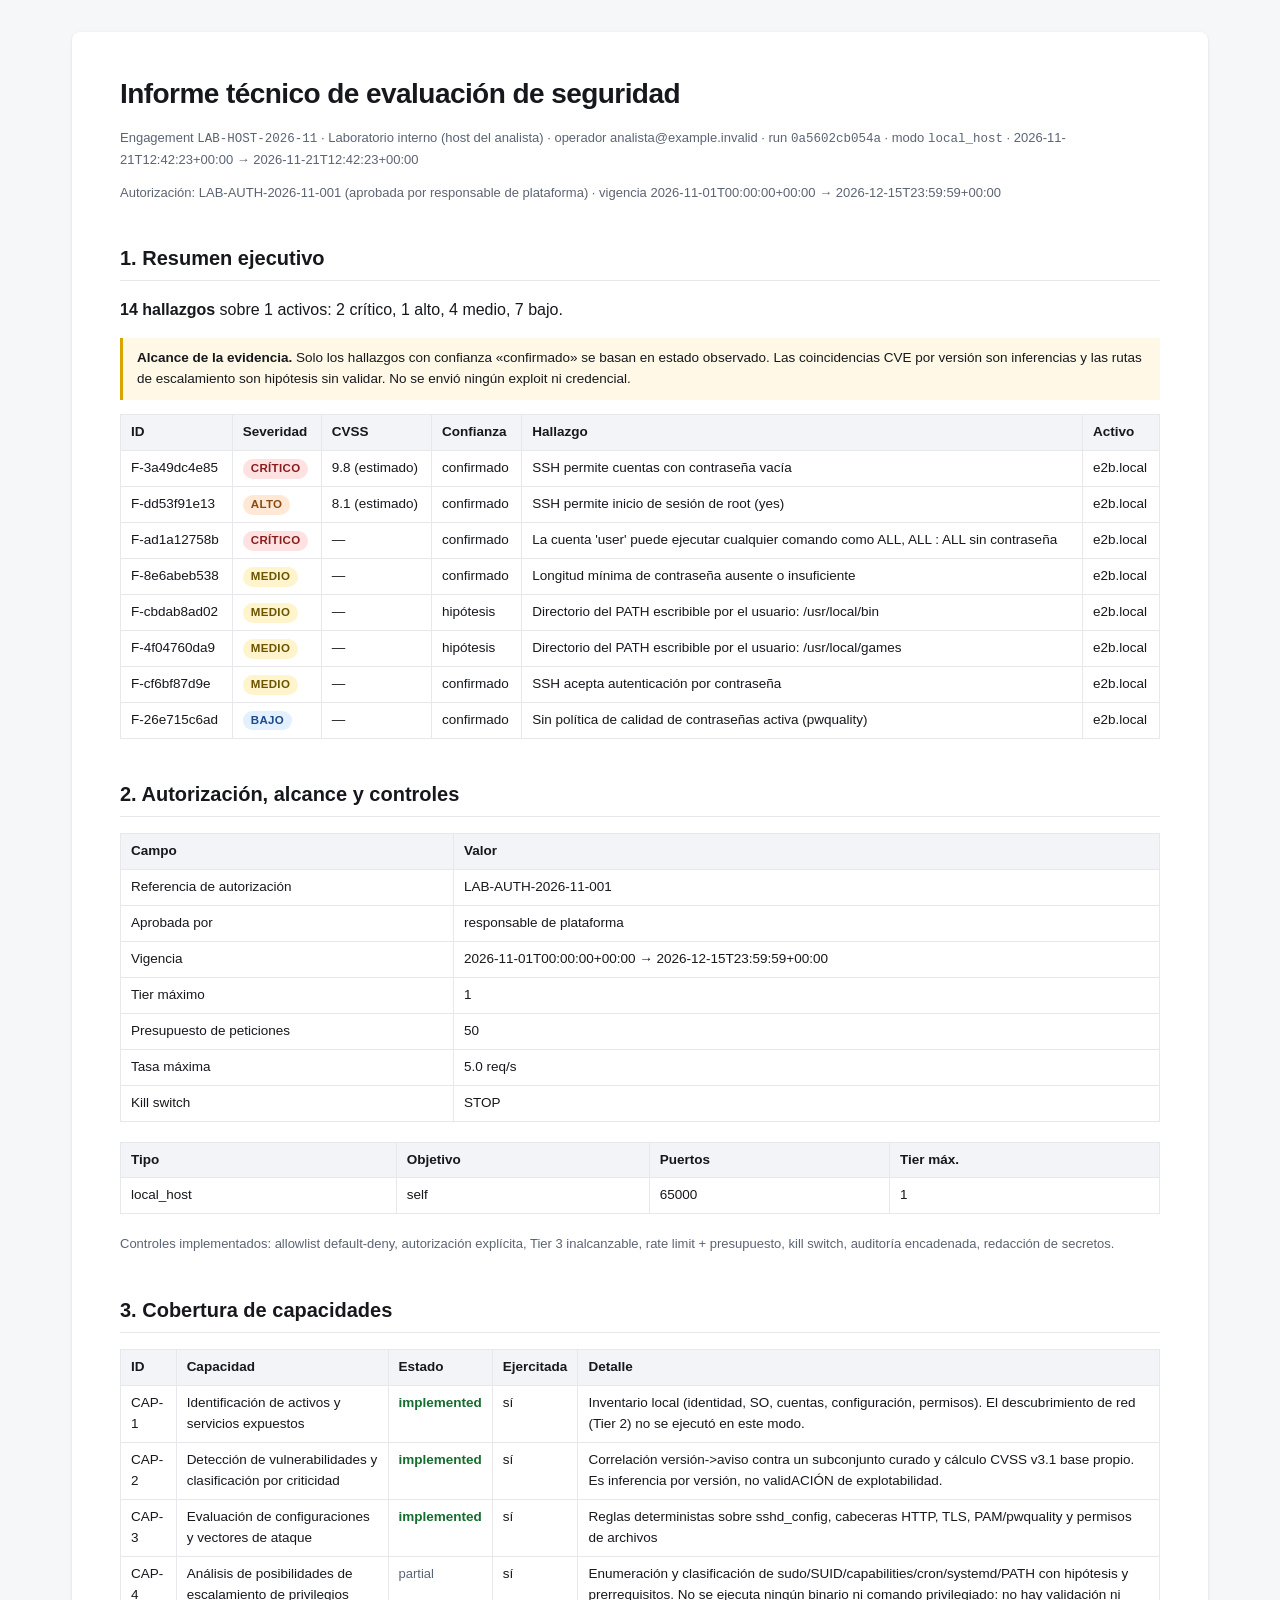
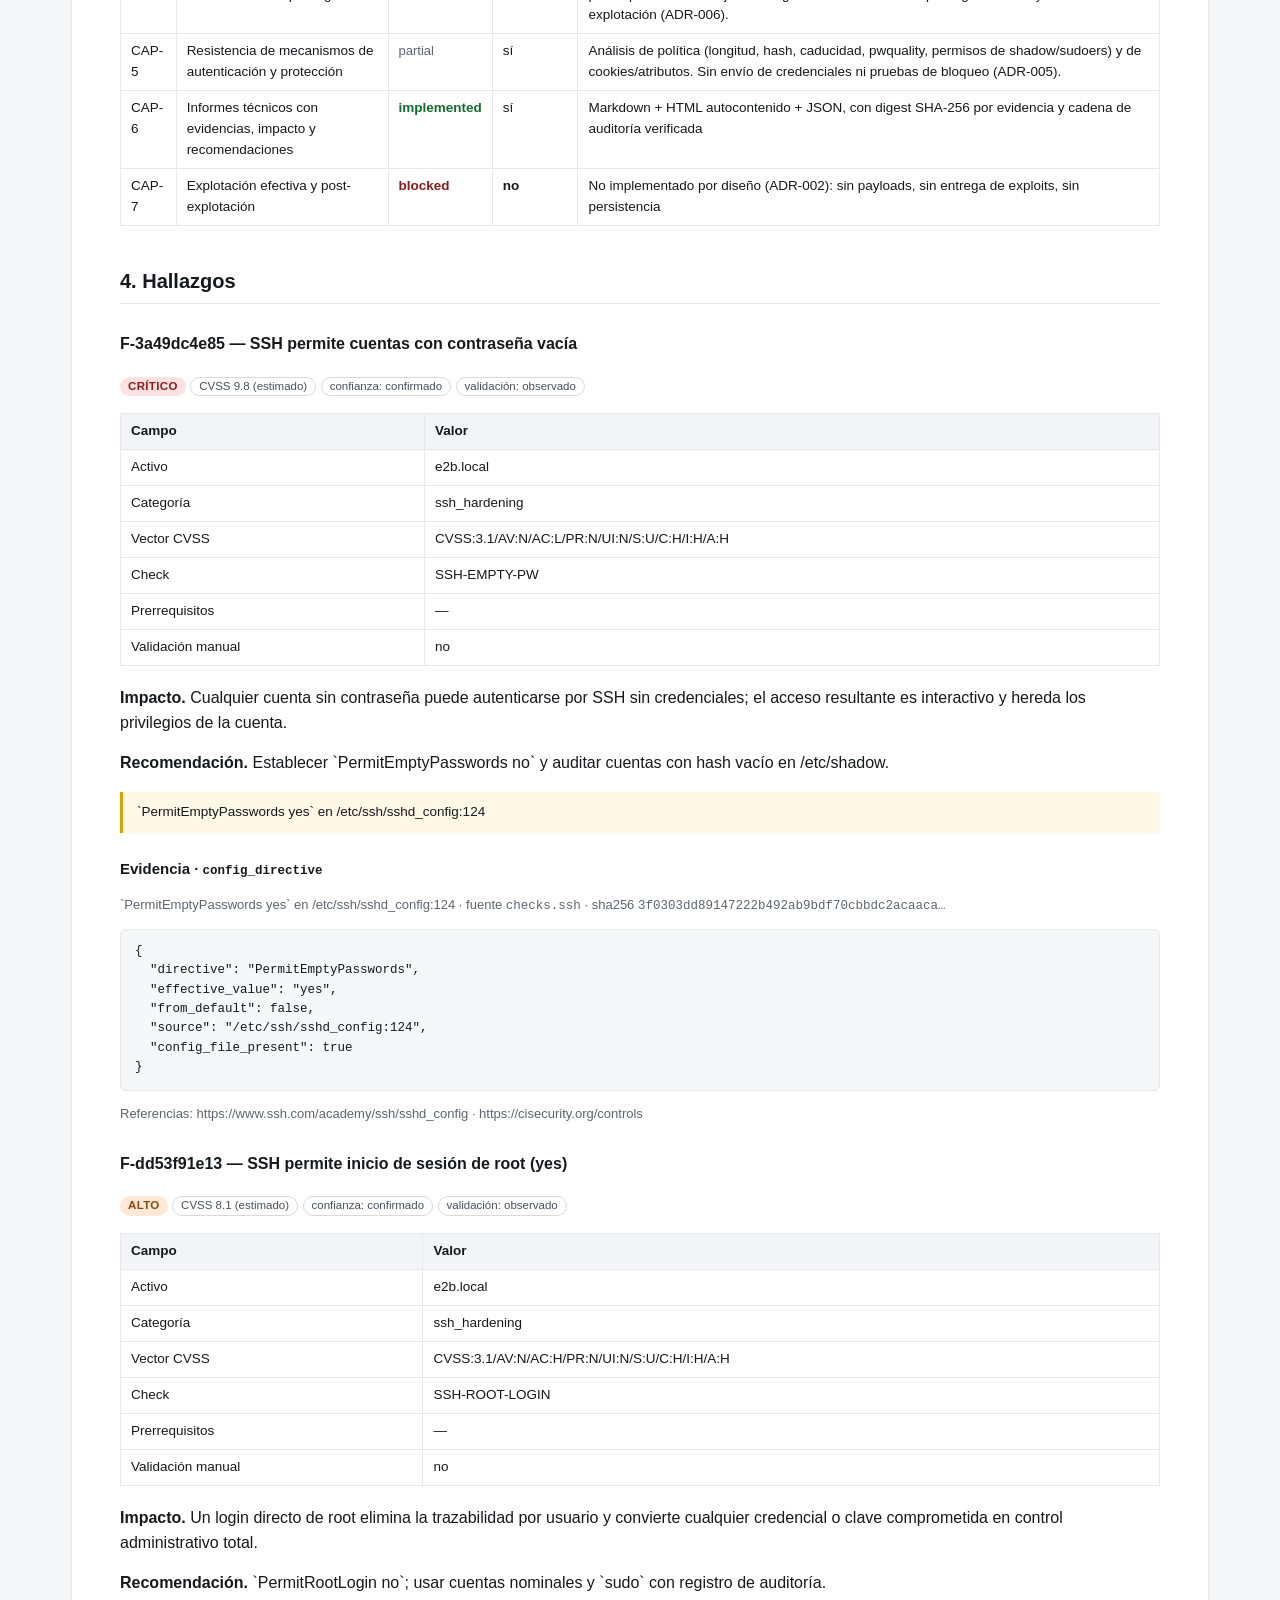
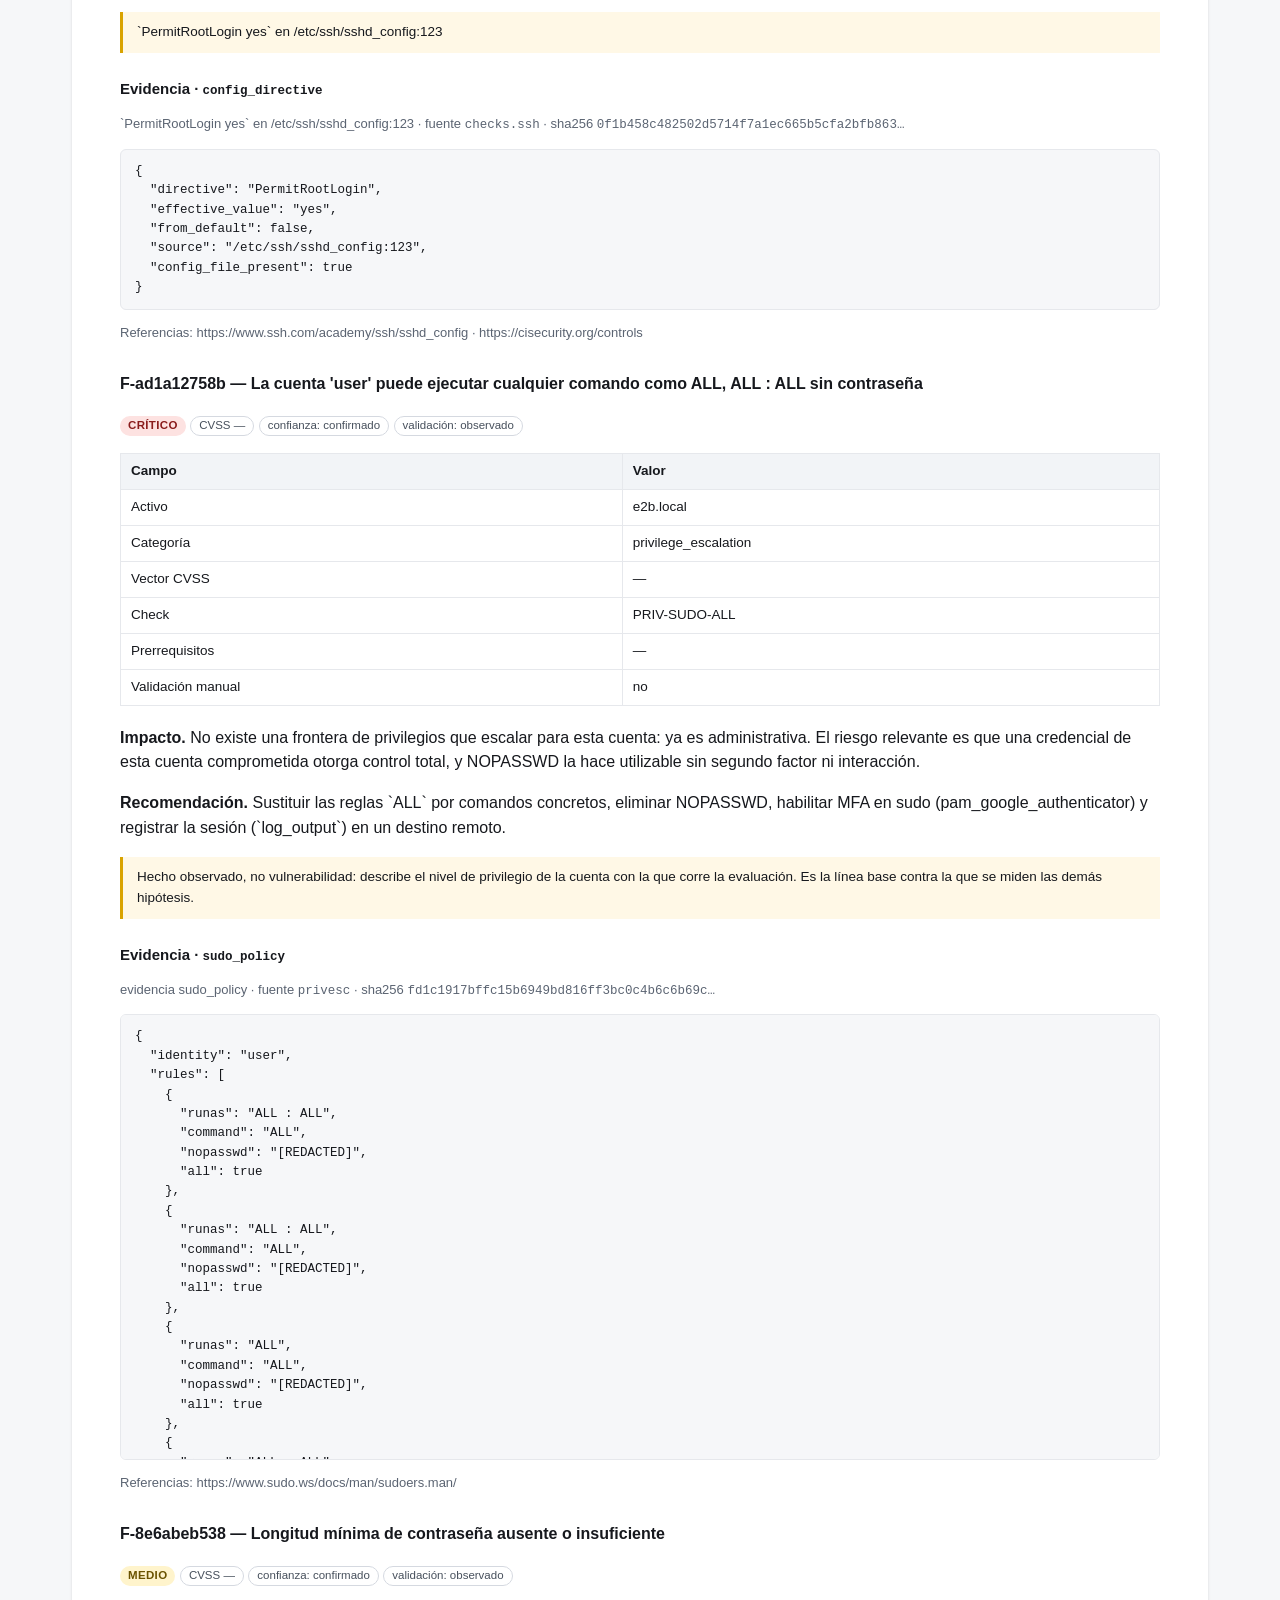
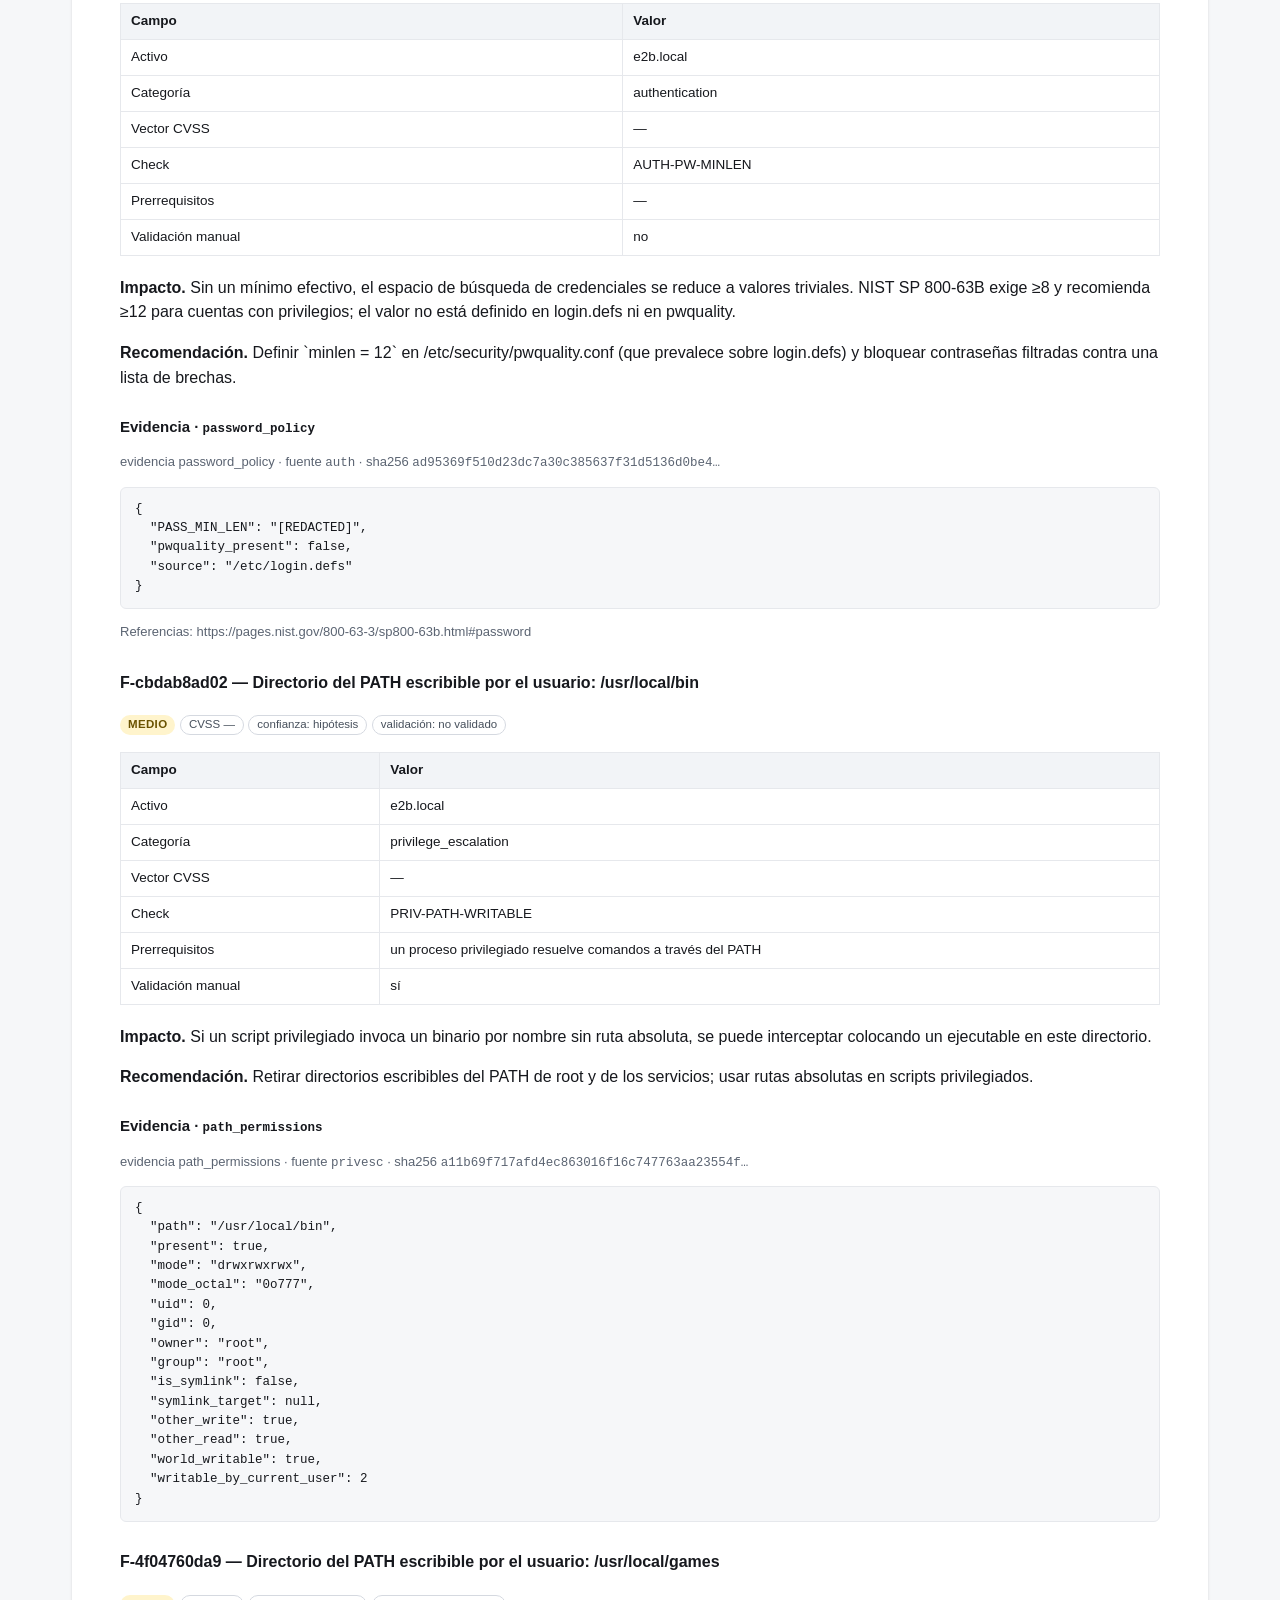
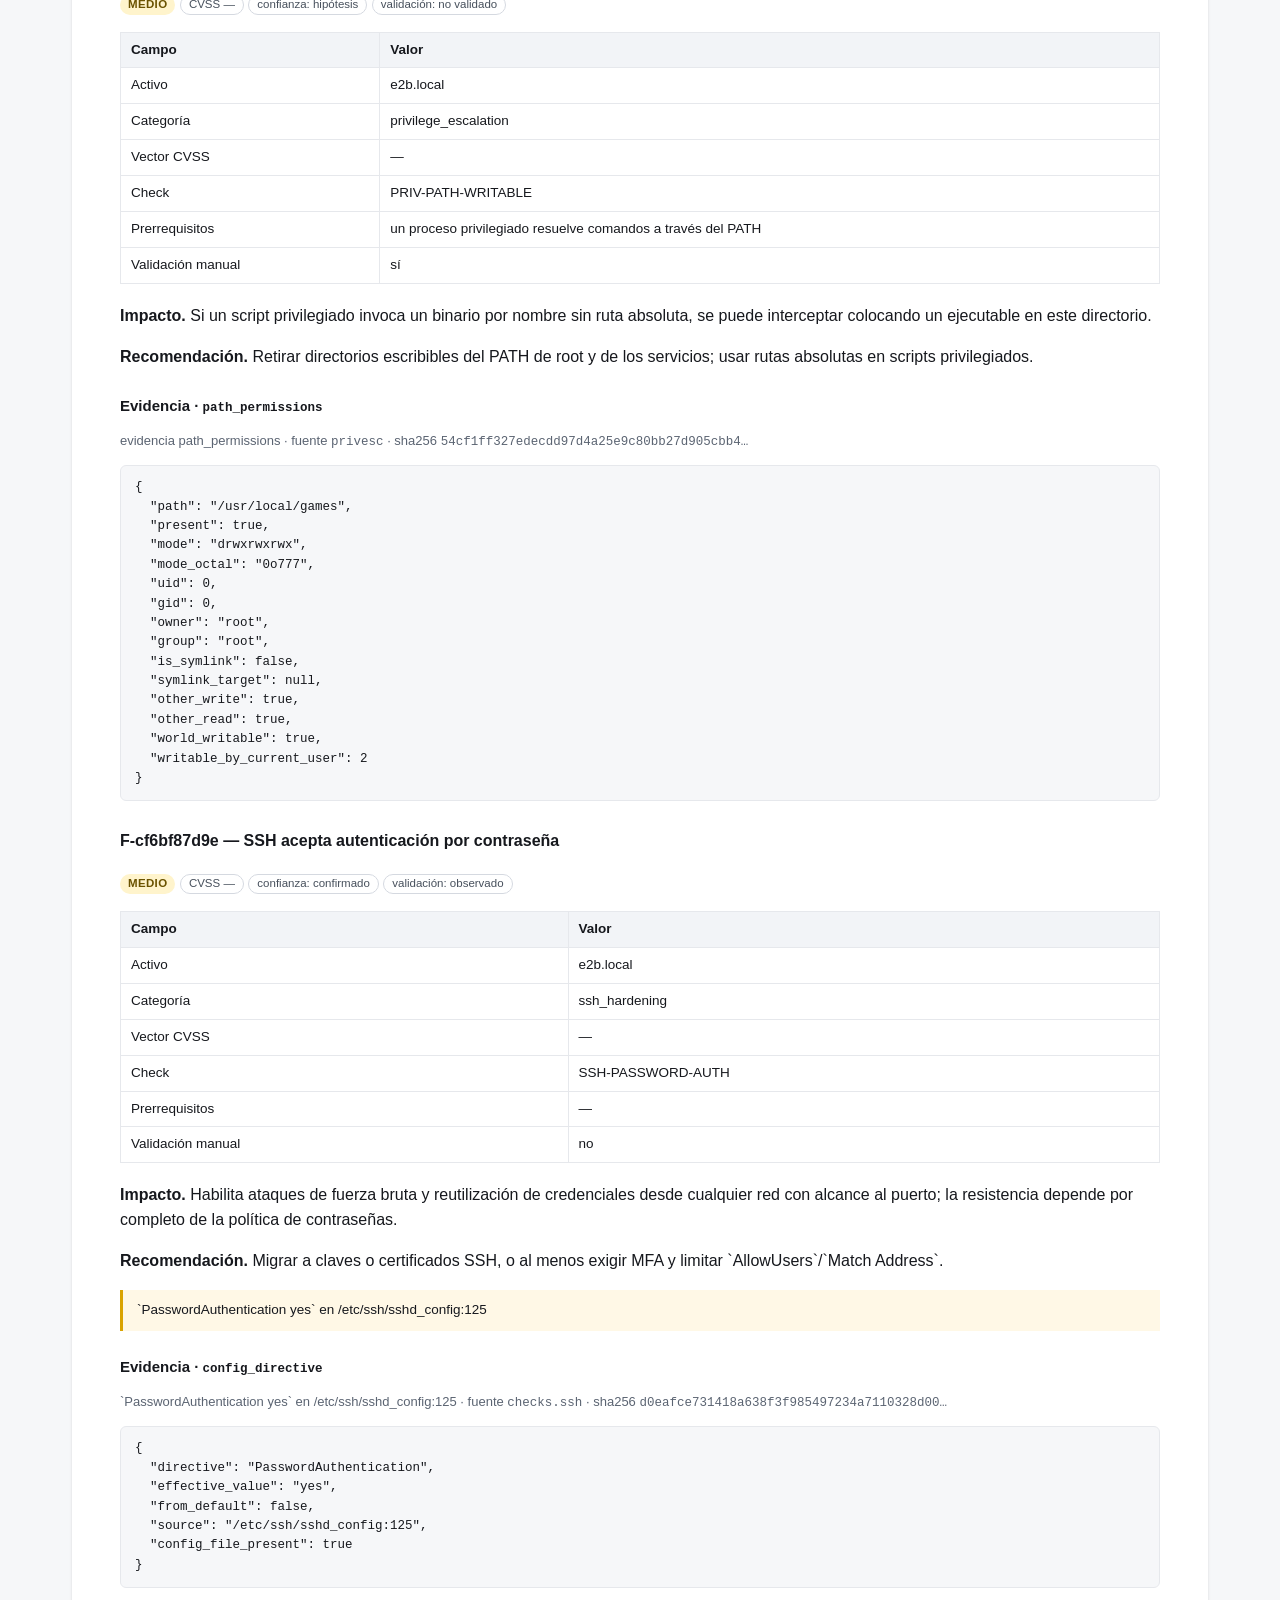
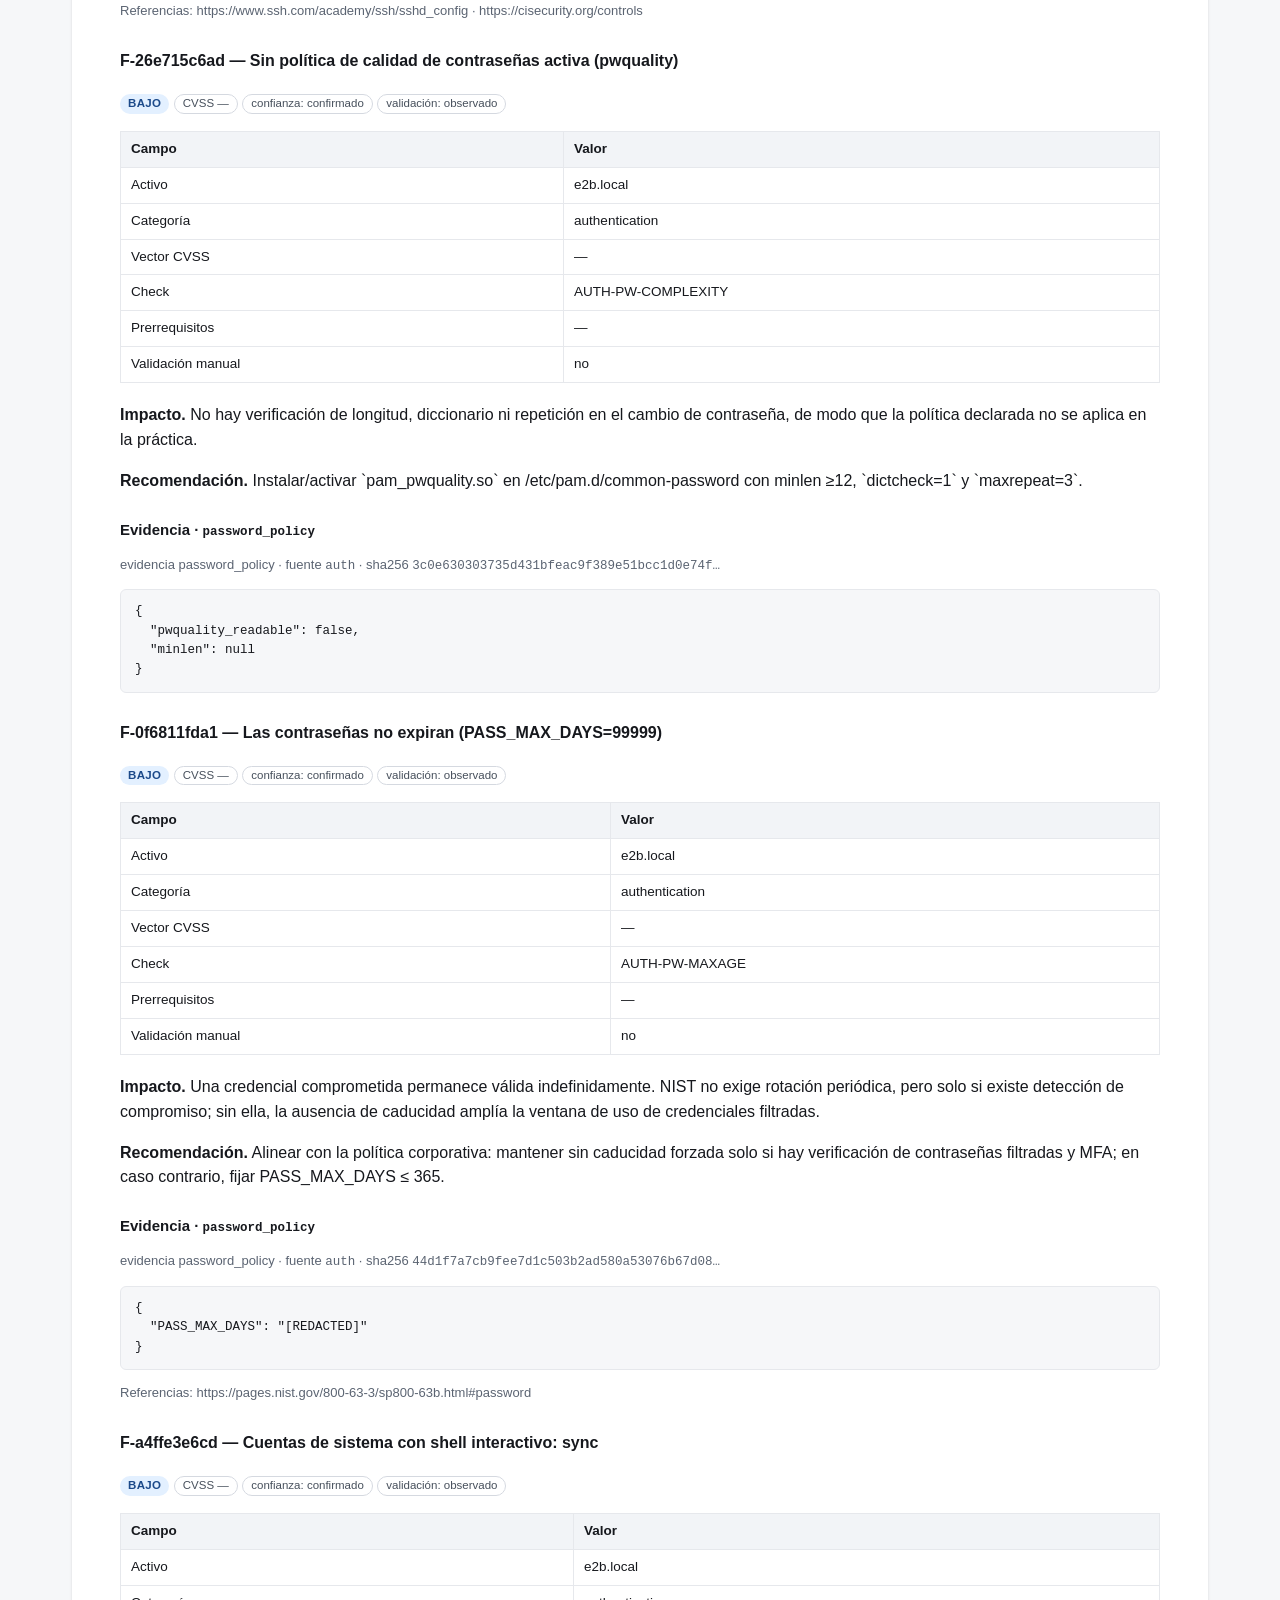
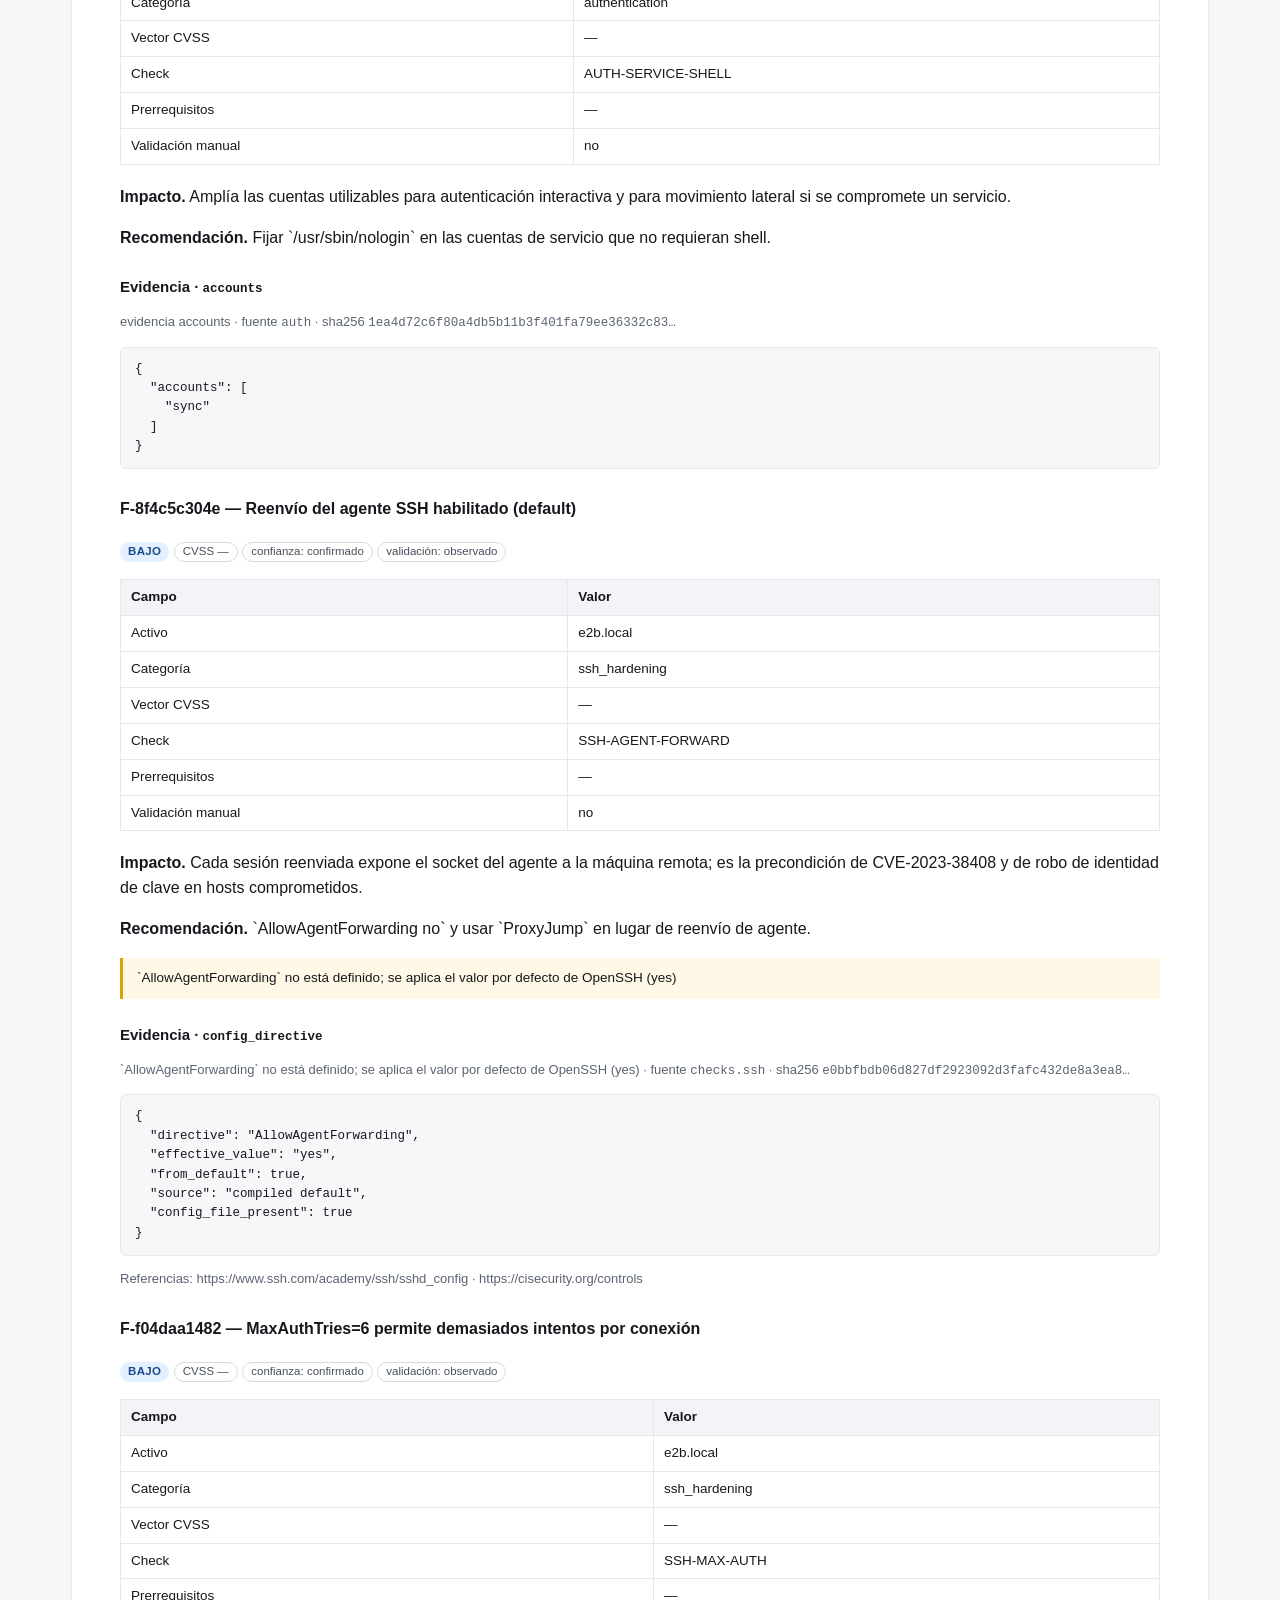
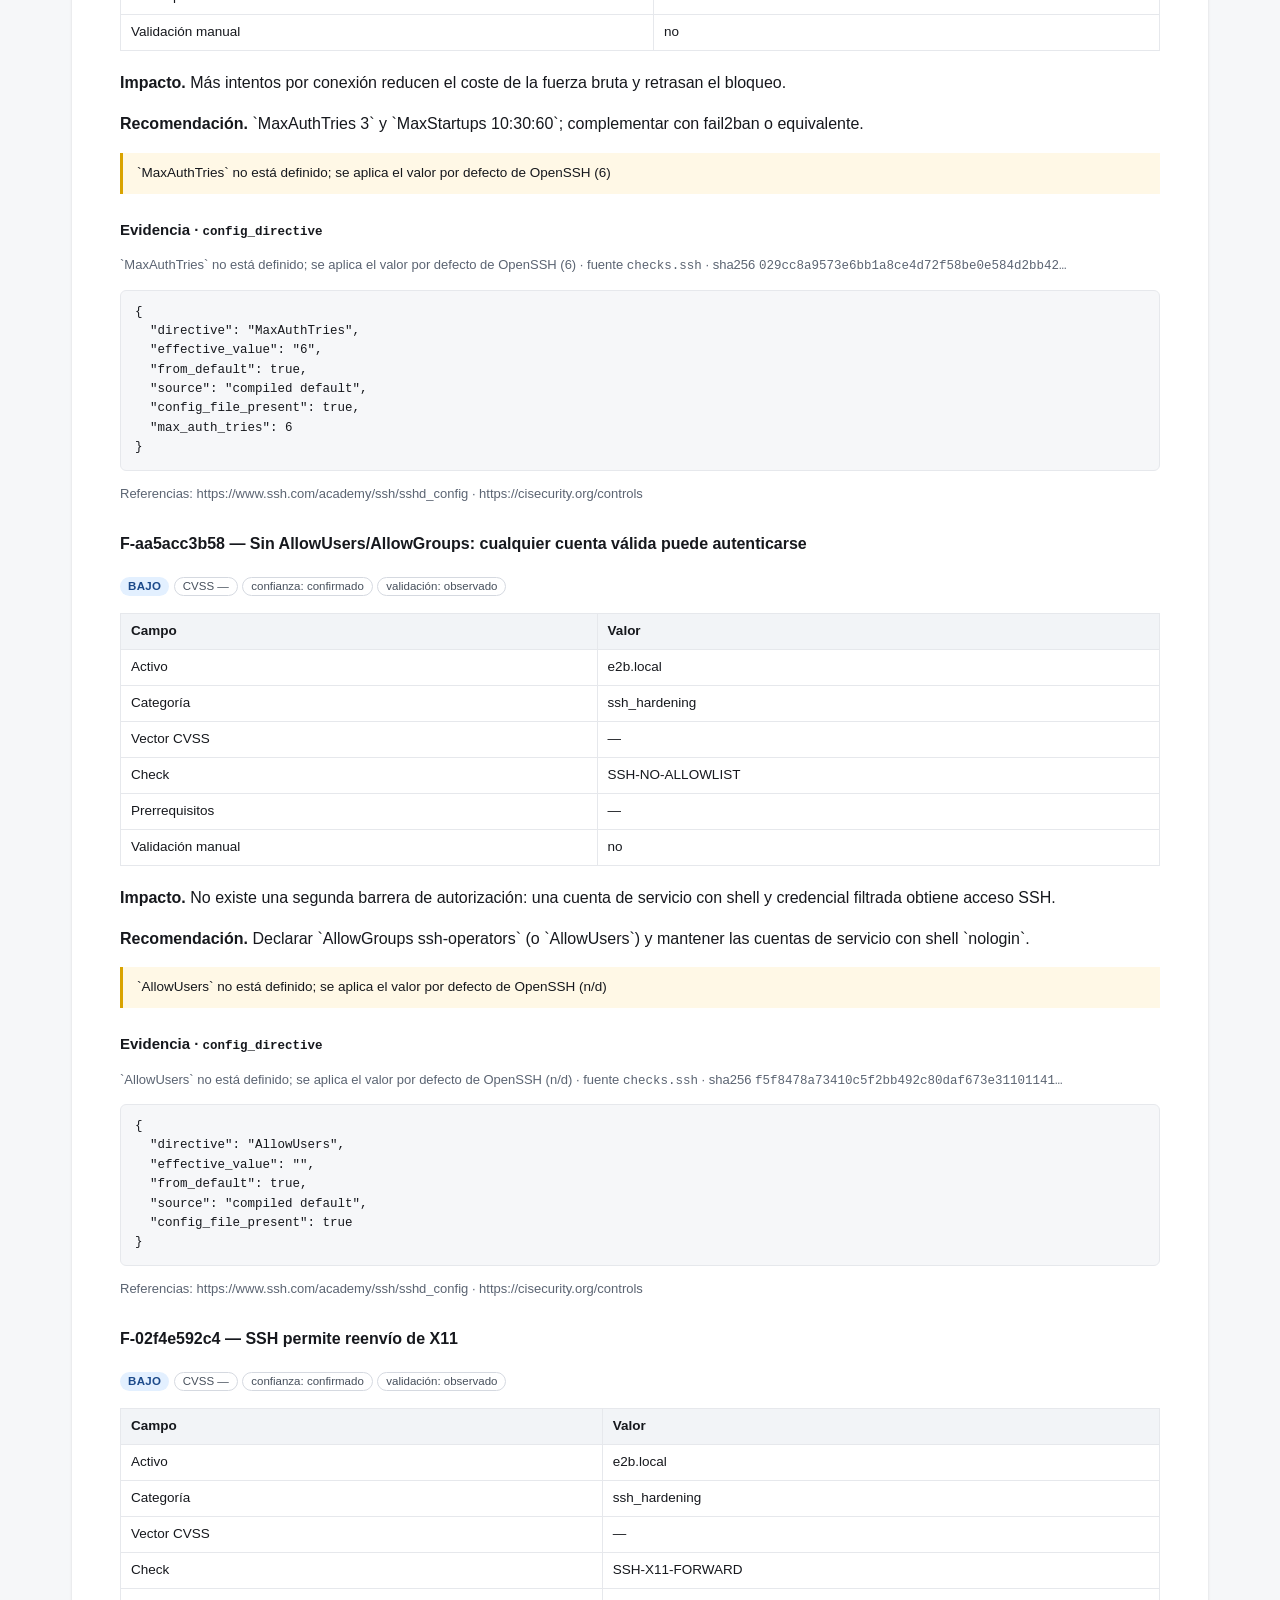
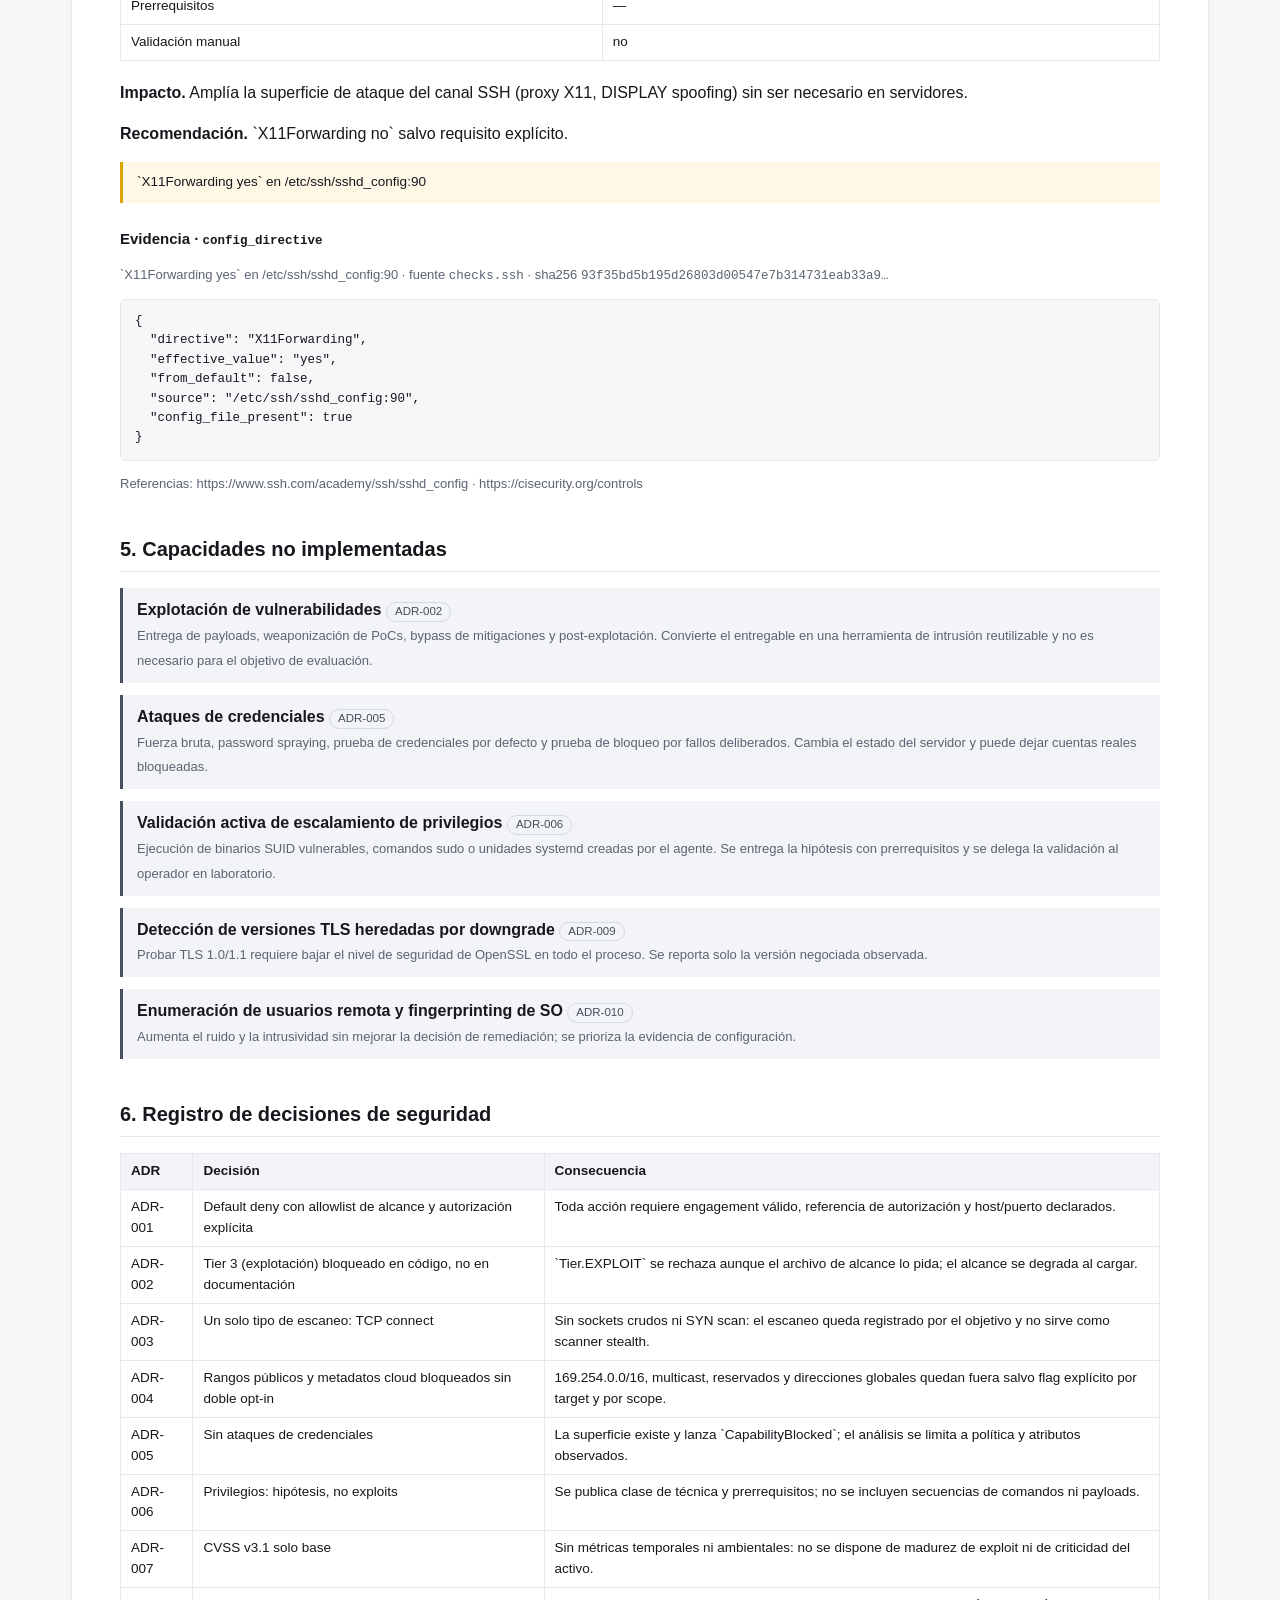
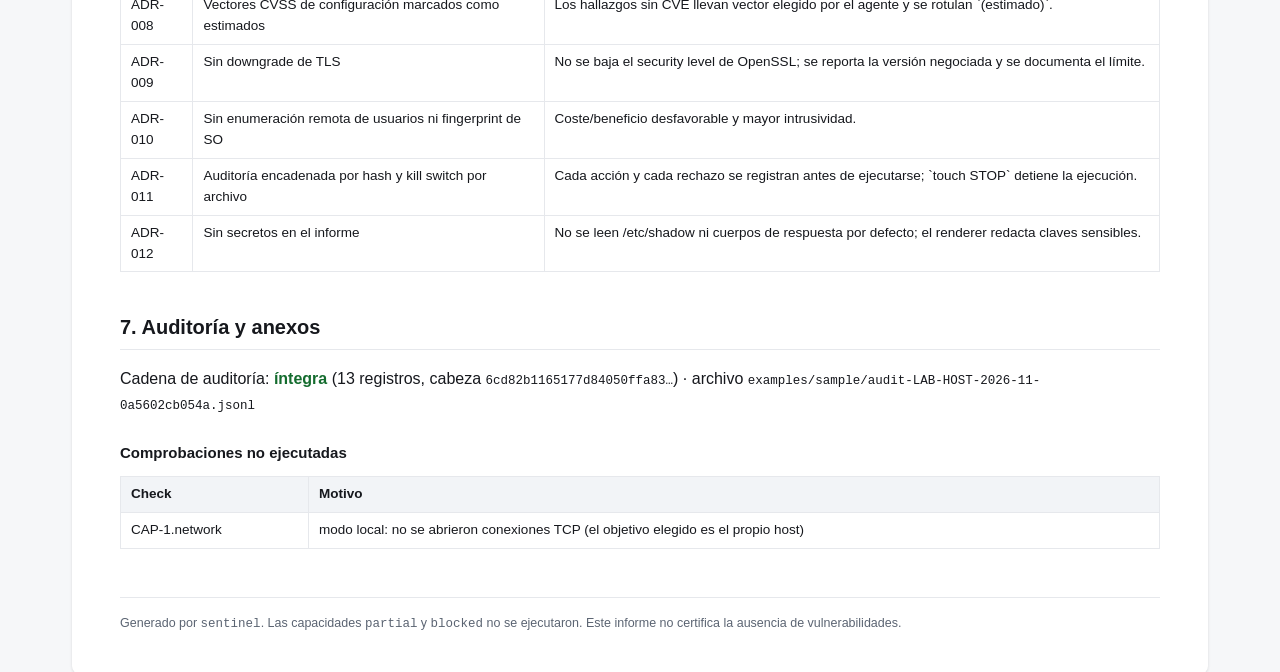
<file: examples/sample/report-LAB-HOST-2026-11-0a5602cb054a.html>
<!doctype html><html lang='es'><head><meta charset='utf-8'>
<title>Informe de evaluación — LAB-HOST-2026-11</title>
<style>
:root { color-scheme: light; }
body { font-family: -apple-system, BlinkMacSystemFont, "Segoe UI", Roboto, Helvetica, Arial, sans-serif;
       margin: 0; padding: 32px; background: #f6f7f9; color: #16181d; line-height: 1.55; }
main { max-width: 1040px; margin: 0 auto; background: #fff; padding: 40px 48px;
       box-shadow: 0 1px 3px rgba(0,0,0,.12); border-radius: 8px; }
h1 { font-size: 28px; margin: 0 0 4px; letter-spacing: -0.02em; }
h2 { font-size: 20px; margin-top: 40px; border-bottom: 1px solid #e6e8ec; padding-bottom: 6px; }
h3 { font-size: 16px; margin-top: 28px; }
h4 { font-size: 15px; margin: 24px 0 8px; }
table { border-collapse: collapse; width: 100%; margin: 12px 0 20px; font-size: 13.5px; }
th, td { border: 1px solid #e6e8ec; padding: 7px 10px; text-align: left; vertical-align: top; }
th { background: #f2f4f7; font-weight: 600; }
code, pre { font-family: ui-monospace, SFMono-Regular, Menlo, Consolas, monospace; font-size: 12.5px; }
pre { background: #f6f7f9; padding: 12px 14px; border-radius: 6px; overflow-x: auto;
      border: 1px solid #e6e8ec; max-height: 420px; }
.sev { display: inline-block; padding: 1px 8px; border-radius: 999px; font-size: 11.5px;
       font-weight: 700; letter-spacing: .03em; text-transform: uppercase; }
.sev-critical { background: #fde2e1; color: #8a1c1c; }
.sev-high { background: #ffe8d5; color: #8a4b12; }
.sev-medium { background: #fff4cc; color: #6b5300; }
.sev-low { background: #e3f0ff; color: #1c4a8a; }
.sev-none { background: #eceff3; color: #47505c; }
.meta { color: #5b6472; font-size: 13px; }
.note { background: #fff8e6; border-left: 3px solid #d9a300; padding: 10px 14px; margin: 14px 0; font-size: 13.5px; }
.ok { color: #146c2e; font-weight: 600; }
.bad { color: #8a1c1c; font-weight: 600; }
.blocked { background: #f2f4f7; border-left: 3px solid #47505c; padding: 10px 14px; margin: 12px 0; }
.pill { display: inline-block; border: 1px solid #d5d9e0; border-radius: 999px; padding: 0 8px;
        font-size: 11.5px; color: #47505c; }
footer { margin-top: 48px; padding-top: 16px; border-top: 1px solid #e6e8ec; color: #5b6472; font-size: 12.5px; }
@media print { body { background: #fff; padding: 0; } main { box-shadow: none; padding: 0; } }
</style></head><body><main>
<h1>Informe técnico de evaluación de seguridad</h1>
<p class='meta'>Engagement <code>LAB-HOST-2026-11</code> · Laboratorio interno (host del analista) · operador analista@example.invalid · run <code>0a5602cb054a</code> · modo <code>local_host</code> · 2026-11-21T12:42:23+00:00 → 2026-11-21T12:42:23+00:00</p>
<p class='meta'>Autorización: LAB-AUTH-2026-11-001 (aprobada por responsable de plataforma) · vigencia 2026-11-01T00:00:00+00:00 → 2026-12-15T23:59:59+00:00</p>
<h2>1. Resumen ejecutivo</h2>
<p><strong>14 hallazgos</strong> sobre 1 activos: 2 crítico, 1 alto, 4 medio, 7 bajo.</p>
<div class='note'><strong>Alcance de la evidencia.</strong> Solo los hallazgos con confianza «confirmado» se basan en estado observado. Las coincidencias CVE por versión son inferencias y las rutas de escalamiento son hipótesis sin validar. No se envió ningún exploit ni credencial.</div>
<table><thead><tr><th>ID</th><th>Severidad</th><th>CVSS</th><th>Confianza</th><th>Hallazgo</th><th>Activo</th></tr><tbody>
<tr><td>F-3a49dc4e85</td><td><span class="sev sev-critical">CRÍTICO</span></td><td>9.8 (estimado)</td><td>confirmado</td><td>SSH permite cuentas con contraseña vacía</td><td>e2b.local</td></tr>
<tr><td>F-dd53f91e13</td><td><span class="sev sev-high">ALTO</span></td><td>8.1 (estimado)</td><td>confirmado</td><td>SSH permite inicio de sesión de root (yes)</td><td>e2b.local</td></tr>
<tr><td>F-ad1a12758b</td><td><span class="sev sev-critical">CRÍTICO</span></td><td>—</td><td>confirmado</td><td>La cuenta &#x27;user&#x27; puede ejecutar cualquier comando como ALL, ALL : ALL sin contraseña</td><td>e2b.local</td></tr>
<tr><td>F-8e6abeb538</td><td><span class="sev sev-medium">MEDIO</span></td><td>—</td><td>confirmado</td><td>Longitud mínima de contraseña ausente o insuficiente</td><td>e2b.local</td></tr>
<tr><td>F-cbdab8ad02</td><td><span class="sev sev-medium">MEDIO</span></td><td>—</td><td>hipótesis</td><td>Directorio del PATH escribible por el usuario: /usr/local/bin</td><td>e2b.local</td></tr>
<tr><td>F-4f04760da9</td><td><span class="sev sev-medium">MEDIO</span></td><td>—</td><td>hipótesis</td><td>Directorio del PATH escribible por el usuario: /usr/local/games</td><td>e2b.local</td></tr>
<tr><td>F-cf6bf87d9e</td><td><span class="sev sev-medium">MEDIO</span></td><td>—</td><td>confirmado</td><td>SSH acepta autenticación por contraseña</td><td>e2b.local</td></tr>
<tr><td>F-26e715c6ad</td><td><span class="sev sev-low">BAJO</span></td><td>—</td><td>confirmado</td><td>Sin política de calidad de contraseñas activa (pwquality)</td><td>e2b.local</td></tr>
</tbody></table>
<h2>2. Autorización, alcance y controles</h2>
<table><thead><tr><th>Campo</th><th>Valor</th></tr></thead><tbody><tr><td>Referencia de autorización</td><td>LAB-AUTH-2026-11-001</td></tr><tr><td>Aprobada por</td><td>responsable de plataforma</td></tr><tr><td>Vigencia</td><td>2026-11-01T00:00:00+00:00 → 2026-12-15T23:59:59+00:00</td></tr><tr><td>Tier máximo</td><td>1</td></tr><tr><td>Presupuesto de peticiones</td><td>50</td></tr><tr><td>Tasa máxima</td><td>5.0 req/s</td></tr><tr><td>Kill switch</td><td>STOP</td></tr></tbody></table>
<table><thead><tr><th>Tipo</th><th>Objetivo</th><th>Puertos</th><th>Tier máx.</th></tr></thead><tbody><tr><td>local_host</td><td>self</td><td>65000</td><td>1</td></tr></tbody></table>
<p class='meta'>Controles implementados: allowlist default-deny, autorización explícita, Tier 3 inalcanzable, rate limit + presupuesto, kill switch, auditoría encadenada, redacción de secretos.</p>
<h2>3. Cobertura de capacidades</h2>
<table><thead><tr><th>ID</th><th>Capacidad</th><th>Estado</th><th>Ejercitada</th><th>Detalle</th></tr></thead><tbody>
<tr><td>CAP-1</td><td>Identificación de activos y servicios expuestos</td><td class='ok'>implemented</td><td>sí</td><td>Inventario local (identidad, SO, cuentas, configuración, permisos). El descubrimiento de red (Tier 2) no se ejecutó en este modo.</td></tr>
<tr><td>CAP-2</td><td>Detección de vulnerabilidades y clasificación por criticidad</td><td class='ok'>implemented</td><td>sí</td><td>Correlación versión-&gt;aviso contra un subconjunto curado y cálculo CVSS v3.1 base propio. Es inferencia por versión, no validACIÓN de explotabilidad.</td></tr>
<tr><td>CAP-3</td><td>Evaluación de configuraciones y vectores de ataque</td><td class='ok'>implemented</td><td>sí</td><td>Reglas deterministas sobre sshd_config, cabeceras HTTP, TLS, PAM/pwquality y permisos de archivos</td></tr>
<tr><td>CAP-4</td><td>Análisis de posibilidades de escalamiento de privilegios</td><td class='meta'>partial</td><td>sí</td><td>Enumeración y clasificación de sudo/SUID/capabilities/cron/systemd/PATH con hipótesis y prerrequisitos. No se ejecuta ningún binario ni comando privilegiado: no hay validación ni explotación (ADR-006).</td></tr>
<tr><td>CAP-5</td><td>Resistencia de mecanismos de autenticación y protección</td><td class='meta'>partial</td><td>sí</td><td>Análisis de política (longitud, hash, caducidad, pwquality, permisos de shadow/sudoers) y de cookies/atributos. Sin envío de credenciales ni pruebas de bloqueo (ADR-005).</td></tr>
<tr><td>CAP-6</td><td>Informes técnicos con evidencias, impacto y recomendaciones</td><td class='ok'>implemented</td><td>sí</td><td>Markdown + HTML autocontenido + JSON, con digest SHA-256 por evidencia y cadena de auditoría verificada</td></tr>
<tr><td>CAP-7</td><td>Explotación efectiva y post-explotación</td><td class='bad'>blocked</td><td><strong>no</strong></td><td>No implementado por diseño (ADR-002): sin payloads, sin entrega de exploits, sin persistencia</td></tr>
</tbody></table>
<h2>4. Hallazgos</h2>
<h3>F-3a49dc4e85 — SSH permite cuentas con contraseña vacía</h3>
<p><span class="sev sev-critical">CRÍTICO</span> <span class='pill'>CVSS 9.8 (estimado)</span> <span class='pill'>confianza: confirmado</span> <span class='pill'>validación: observado</span></p>
<table><thead><tr><th>Campo</th><th>Valor</th></tr></thead><tbody><tr><td>Activo</td><td>e2b.local</td></tr><tr><td>Categoría</td><td>ssh_hardening</td></tr><tr><td>Vector CVSS</td><td>CVSS:3.1/AV:N/AC:L/PR:N/UI:N/S:U/C:H/I:H/A:H</td></tr><tr><td>Check</td><td>SSH-EMPTY-PW</td></tr><tr><td>Prerrequisitos</td><td>—</td></tr><tr><td>Validación manual</td><td>no</td></tr></tbody></table>
<p><strong>Impacto.</strong> Cualquier cuenta sin contraseña puede autenticarse por SSH sin credenciales; el acceso resultante es interactivo y hereda los privilegios de la cuenta.</p>
<p><strong>Recomendación.</strong> Establecer `PermitEmptyPasswords no` y auditar cuentas con hash vacío en /etc/shadow.</p>
<div class='note'>`PermitEmptyPasswords yes` en /etc/ssh/sshd_config:124</div>
<h4>Evidencia · <code>config_directive</code></h4>
<p class='meta'>`PermitEmptyPasswords yes` en /etc/ssh/sshd_config:124 · fuente <code>checks.ssh</code> · sha256 <code>3f0303dd89147222b492ab9bdf70cbbdc2acaaca…</code></p>
<pre>{
  &quot;directive&quot;: &quot;PermitEmptyPasswords&quot;,
  &quot;effective_value&quot;: &quot;yes&quot;,
  &quot;from_default&quot;: false,
  &quot;source&quot;: &quot;/etc/ssh/sshd_config:124&quot;,
  &quot;config_file_present&quot;: true
}</pre>
<p class='meta'>Referencias: https://www.ssh.com/academy/ssh/sshd_config · https://cisecurity.org/controls</p>
<h3>F-dd53f91e13 — SSH permite inicio de sesión de root (yes)</h3>
<p><span class="sev sev-high">ALTO</span> <span class='pill'>CVSS 8.1 (estimado)</span> <span class='pill'>confianza: confirmado</span> <span class='pill'>validación: observado</span></p>
<table><thead><tr><th>Campo</th><th>Valor</th></tr></thead><tbody><tr><td>Activo</td><td>e2b.local</td></tr><tr><td>Categoría</td><td>ssh_hardening</td></tr><tr><td>Vector CVSS</td><td>CVSS:3.1/AV:N/AC:H/PR:N/UI:N/S:U/C:H/I:H/A:H</td></tr><tr><td>Check</td><td>SSH-ROOT-LOGIN</td></tr><tr><td>Prerrequisitos</td><td>—</td></tr><tr><td>Validación manual</td><td>no</td></tr></tbody></table>
<p><strong>Impacto.</strong> Un login directo de root elimina la trazabilidad por usuario y convierte cualquier credencial o clave comprometida en control administrativo total.</p>
<p><strong>Recomendación.</strong> `PermitRootLogin no`; usar cuentas nominales y `sudo` con registro de auditoría.</p>
<div class='note'>`PermitRootLogin yes` en /etc/ssh/sshd_config:123</div>
<h4>Evidencia · <code>config_directive</code></h4>
<p class='meta'>`PermitRootLogin yes` en /etc/ssh/sshd_config:123 · fuente <code>checks.ssh</code> · sha256 <code>0f1b458c482502d5714f7a1ec665b5cfa2bfb863…</code></p>
<pre>{
  &quot;directive&quot;: &quot;PermitRootLogin&quot;,
  &quot;effective_value&quot;: &quot;yes&quot;,
  &quot;from_default&quot;: false,
  &quot;source&quot;: &quot;/etc/ssh/sshd_config:123&quot;,
  &quot;config_file_present&quot;: true
}</pre>
<p class='meta'>Referencias: https://www.ssh.com/academy/ssh/sshd_config · https://cisecurity.org/controls</p>
<h3>F-ad1a12758b — La cuenta &#x27;user&#x27; puede ejecutar cualquier comando como ALL, ALL : ALL sin contraseña</h3>
<p><span class="sev sev-critical">CRÍTICO</span> <span class='pill'>CVSS —</span> <span class='pill'>confianza: confirmado</span> <span class='pill'>validación: observado</span></p>
<table><thead><tr><th>Campo</th><th>Valor</th></tr></thead><tbody><tr><td>Activo</td><td>e2b.local</td></tr><tr><td>Categoría</td><td>privilege_escalation</td></tr><tr><td>Vector CVSS</td><td>—</td></tr><tr><td>Check</td><td>PRIV-SUDO-ALL</td></tr><tr><td>Prerrequisitos</td><td>—</td></tr><tr><td>Validación manual</td><td>no</td></tr></tbody></table>
<p><strong>Impacto.</strong> No existe una frontera de privilegios que escalar para esta cuenta: ya es administrativa. El riesgo relevante es que una credencial de esta cuenta comprometida otorga control total, y NOPASSWD la hace utilizable sin segundo factor ni interacción.</p>
<p><strong>Recomendación.</strong> Sustituir las reglas `ALL` por comandos concretos, eliminar NOPASSWD, habilitar MFA en sudo (pam_google_authenticator) y registrar la sesión (`log_output`) en un destino remoto.</p>
<div class='note'>Hecho observado, no vulnerabilidad: describe el nivel de privilegio de la cuenta con la que corre la evaluación. Es la línea base contra la que se miden las demás hipótesis.</div>
<h4>Evidencia · <code>sudo_policy</code></h4>
<p class='meta'>evidencia sudo_policy · fuente <code>privesc</code> · sha256 <code>fd1c1917bffc15b6949bd816ff3bc0c4b6c6b69c…</code></p>
<pre>{
  &quot;identity&quot;: &quot;user&quot;,
  &quot;rules&quot;: [
    {
      &quot;runas&quot;: &quot;ALL : ALL&quot;,
      &quot;command&quot;: &quot;ALL&quot;,
      &quot;nopasswd&quot;: &quot;[REDACTED]&quot;,
      &quot;all&quot;: true
    },
    {
      &quot;runas&quot;: &quot;ALL : ALL&quot;,
      &quot;command&quot;: &quot;ALL&quot;,
      &quot;nopasswd&quot;: &quot;[REDACTED]&quot;,
      &quot;all&quot;: true
    },
    {
      &quot;runas&quot;: &quot;ALL&quot;,
      &quot;command&quot;: &quot;ALL&quot;,
      &quot;nopasswd&quot;: &quot;[REDACTED]&quot;,
      &quot;all&quot;: true
    },
    {
      &quot;runas&quot;: &quot;ALL : ALL&quot;,
      &quot;command&quot;: &quot;ALL&quot;,
      &quot;nopasswd&quot;: &quot;[REDACTED]&quot;,
      &quot;all&quot;: true
    }
  ],
  &quot;normalised&quot;: [
    &quot;(ALL : ALL) ALL&quot;,
    &quot;(ALL : ALL) NOPASSWD: ALL&quot;,
    &quot;(ALL) NOPASSWD: ALL&quot;,
    &quot;(ALL : ALL) NOPASSWD: ALL&quot;
  ],
  &quot;raw_listing&quot;: &quot;Matching Defaults entries for user on e2b:\n    env_reset, mail_badpass, secure_path=/usr/local/sbin\\:/usr/local/bin\\:/usr/sbin\\:/usr/bin\\:/sbin\\:/bin, use_pty\n\nUser user may run the following commands on e2b:\n    (ALL : ALL) ALL\n    (ALL : ALL) NOPASSWD: ALL\n    (ALL) NOPASSWD: ALL\n    (ALL : ALL) NOPASSWD: ALL&quot;
}</pre>
<p class='meta'>Referencias: https://www.sudo.ws/docs/man/sudoers.man/</p>
<h3>F-8e6abeb538 — Longitud mínima de contraseña ausente o insuficiente</h3>
<p><span class="sev sev-medium">MEDIO</span> <span class='pill'>CVSS —</span> <span class='pill'>confianza: confirmado</span> <span class='pill'>validación: observado</span></p>
<table><thead><tr><th>Campo</th><th>Valor</th></tr></thead><tbody><tr><td>Activo</td><td>e2b.local</td></tr><tr><td>Categoría</td><td>authentication</td></tr><tr><td>Vector CVSS</td><td>—</td></tr><tr><td>Check</td><td>AUTH-PW-MINLEN</td></tr><tr><td>Prerrequisitos</td><td>—</td></tr><tr><td>Validación manual</td><td>no</td></tr></tbody></table>
<p><strong>Impacto.</strong> Sin un mínimo efectivo, el espacio de búsqueda de credenciales se reduce a valores triviales. NIST SP 800-63B exige ≥8 y recomienda ≥12 para cuentas con privilegios; el valor no está definido en login.defs ni en pwquality.</p>
<p><strong>Recomendación.</strong> Definir `minlen = 12` en /etc/security/pwquality.conf (que prevalece sobre login.defs) y bloquear contraseñas filtradas contra una lista de brechas.</p>
<h4>Evidencia · <code>password_policy</code></h4>
<p class='meta'>evidencia password_policy · fuente <code>auth</code> · sha256 <code>ad95369f510d23dc7a30c385637f31d5136d0be4…</code></p>
<pre>{
  &quot;PASS_MIN_LEN&quot;: &quot;[REDACTED]&quot;,
  &quot;pwquality_present&quot;: false,
  &quot;source&quot;: &quot;/etc/login.defs&quot;
}</pre>
<p class='meta'>Referencias: https://pages.nist.gov/800-63-3/sp800-63b.html#password</p>
<h3>F-cbdab8ad02 — Directorio del PATH escribible por el usuario: /usr/local/bin</h3>
<p><span class="sev sev-medium">MEDIO</span> <span class='pill'>CVSS —</span> <span class='pill'>confianza: hipótesis</span> <span class='pill'>validación: no validado</span></p>
<table><thead><tr><th>Campo</th><th>Valor</th></tr></thead><tbody><tr><td>Activo</td><td>e2b.local</td></tr><tr><td>Categoría</td><td>privilege_escalation</td></tr><tr><td>Vector CVSS</td><td>—</td></tr><tr><td>Check</td><td>PRIV-PATH-WRITABLE</td></tr><tr><td>Prerrequisitos</td><td>un proceso privilegiado resuelve comandos a través del PATH</td></tr><tr><td>Validación manual</td><td>sí</td></tr></tbody></table>
<p><strong>Impacto.</strong> Si un script privilegiado invoca un binario por nombre sin ruta absoluta, se puede interceptar colocando un ejecutable en este directorio.</p>
<p><strong>Recomendación.</strong> Retirar directorios escribibles del PATH de root y de los servicios; usar rutas absolutas en scripts privilegiados.</p>
<h4>Evidencia · <code>path_permissions</code></h4>
<p class='meta'>evidencia path_permissions · fuente <code>privesc</code> · sha256 <code>a11b69f717afd4ec863016f16c747763aa23554f…</code></p>
<pre>{
  &quot;path&quot;: &quot;/usr/local/bin&quot;,
  &quot;present&quot;: true,
  &quot;mode&quot;: &quot;drwxrwxrwx&quot;,
  &quot;mode_octal&quot;: &quot;0o777&quot;,
  &quot;uid&quot;: 0,
  &quot;gid&quot;: 0,
  &quot;owner&quot;: &quot;root&quot;,
  &quot;group&quot;: &quot;root&quot;,
  &quot;is_symlink&quot;: false,
  &quot;symlink_target&quot;: null,
  &quot;other_write&quot;: true,
  &quot;other_read&quot;: true,
  &quot;world_writable&quot;: true,
  &quot;writable_by_current_user&quot;: 2
}</pre>
<h3>F-4f04760da9 — Directorio del PATH escribible por el usuario: /usr/local/games</h3>
<p><span class="sev sev-medium">MEDIO</span> <span class='pill'>CVSS —</span> <span class='pill'>confianza: hipótesis</span> <span class='pill'>validación: no validado</span></p>
<table><thead><tr><th>Campo</th><th>Valor</th></tr></thead><tbody><tr><td>Activo</td><td>e2b.local</td></tr><tr><td>Categoría</td><td>privilege_escalation</td></tr><tr><td>Vector CVSS</td><td>—</td></tr><tr><td>Check</td><td>PRIV-PATH-WRITABLE</td></tr><tr><td>Prerrequisitos</td><td>un proceso privilegiado resuelve comandos a través del PATH</td></tr><tr><td>Validación manual</td><td>sí</td></tr></tbody></table>
<p><strong>Impacto.</strong> Si un script privilegiado invoca un binario por nombre sin ruta absoluta, se puede interceptar colocando un ejecutable en este directorio.</p>
<p><strong>Recomendación.</strong> Retirar directorios escribibles del PATH de root y de los servicios; usar rutas absolutas en scripts privilegiados.</p>
<h4>Evidencia · <code>path_permissions</code></h4>
<p class='meta'>evidencia path_permissions · fuente <code>privesc</code> · sha256 <code>54cf1ff327edecdd97d4a25e9c80bb27d905cbb4…</code></p>
<pre>{
  &quot;path&quot;: &quot;/usr/local/games&quot;,
  &quot;present&quot;: true,
  &quot;mode&quot;: &quot;drwxrwxrwx&quot;,
  &quot;mode_octal&quot;: &quot;0o777&quot;,
  &quot;uid&quot;: 0,
  &quot;gid&quot;: 0,
  &quot;owner&quot;: &quot;root&quot;,
  &quot;group&quot;: &quot;root&quot;,
  &quot;is_symlink&quot;: false,
  &quot;symlink_target&quot;: null,
  &quot;other_write&quot;: true,
  &quot;other_read&quot;: true,
  &quot;world_writable&quot;: true,
  &quot;writable_by_current_user&quot;: 2
}</pre>
<h3>F-cf6bf87d9e — SSH acepta autenticación por contraseña</h3>
<p><span class="sev sev-medium">MEDIO</span> <span class='pill'>CVSS —</span> <span class='pill'>confianza: confirmado</span> <span class='pill'>validación: observado</span></p>
<table><thead><tr><th>Campo</th><th>Valor</th></tr></thead><tbody><tr><td>Activo</td><td>e2b.local</td></tr><tr><td>Categoría</td><td>ssh_hardening</td></tr><tr><td>Vector CVSS</td><td>—</td></tr><tr><td>Check</td><td>SSH-PASSWORD-AUTH</td></tr><tr><td>Prerrequisitos</td><td>—</td></tr><tr><td>Validación manual</td><td>no</td></tr></tbody></table>
<p><strong>Impacto.</strong> Habilita ataques de fuerza bruta y reutilización de credenciales desde cualquier red con alcance al puerto; la resistencia depende por completo de la política de contraseñas.</p>
<p><strong>Recomendación.</strong> Migrar a claves o certificados SSH, o al menos exigir MFA y limitar `AllowUsers`/`Match Address`.</p>
<div class='note'>`PasswordAuthentication yes` en /etc/ssh/sshd_config:125</div>
<h4>Evidencia · <code>config_directive</code></h4>
<p class='meta'>`PasswordAuthentication yes` en /etc/ssh/sshd_config:125 · fuente <code>checks.ssh</code> · sha256 <code>d0eafce731418a638f3f985497234a7110328d00…</code></p>
<pre>{
  &quot;directive&quot;: &quot;PasswordAuthentication&quot;,
  &quot;effective_value&quot;: &quot;yes&quot;,
  &quot;from_default&quot;: false,
  &quot;source&quot;: &quot;/etc/ssh/sshd_config:125&quot;,
  &quot;config_file_present&quot;: true
}</pre>
<p class='meta'>Referencias: https://www.ssh.com/academy/ssh/sshd_config · https://cisecurity.org/controls</p>
<h3>F-26e715c6ad — Sin política de calidad de contraseñas activa (pwquality)</h3>
<p><span class="sev sev-low">BAJO</span> <span class='pill'>CVSS —</span> <span class='pill'>confianza: confirmado</span> <span class='pill'>validación: observado</span></p>
<table><thead><tr><th>Campo</th><th>Valor</th></tr></thead><tbody><tr><td>Activo</td><td>e2b.local</td></tr><tr><td>Categoría</td><td>authentication</td></tr><tr><td>Vector CVSS</td><td>—</td></tr><tr><td>Check</td><td>AUTH-PW-COMPLEXITY</td></tr><tr><td>Prerrequisitos</td><td>—</td></tr><tr><td>Validación manual</td><td>no</td></tr></tbody></table>
<p><strong>Impacto.</strong> No hay verificación de longitud, diccionario ni repetición en el cambio de contraseña, de modo que la política declarada no se aplica en la práctica.</p>
<p><strong>Recomendación.</strong> Instalar/activar `pam_pwquality.so` en /etc/pam.d/common-password con minlen ≥12, `dictcheck=1` y `maxrepeat=3`.</p>
<h4>Evidencia · <code>password_policy</code></h4>
<p class='meta'>evidencia password_policy · fuente <code>auth</code> · sha256 <code>3c0e630303735d431bfeac9f389e51bcc1d0e74f…</code></p>
<pre>{
  &quot;pwquality_readable&quot;: false,
  &quot;minlen&quot;: null
}</pre>
<h3>F-0f6811fda1 — Las contraseñas no expiran (PASS_MAX_DAYS=99999)</h3>
<p><span class="sev sev-low">BAJO</span> <span class='pill'>CVSS —</span> <span class='pill'>confianza: confirmado</span> <span class='pill'>validación: observado</span></p>
<table><thead><tr><th>Campo</th><th>Valor</th></tr></thead><tbody><tr><td>Activo</td><td>e2b.local</td></tr><tr><td>Categoría</td><td>authentication</td></tr><tr><td>Vector CVSS</td><td>—</td></tr><tr><td>Check</td><td>AUTH-PW-MAXAGE</td></tr><tr><td>Prerrequisitos</td><td>—</td></tr><tr><td>Validación manual</td><td>no</td></tr></tbody></table>
<p><strong>Impacto.</strong> Una credencial comprometida permanece válida indefinidamente. NIST no exige rotación periódica, pero solo si existe detección de compromiso; sin ella, la ausencia de caducidad amplía la ventana de uso de credenciales filtradas.</p>
<p><strong>Recomendación.</strong> Alinear con la política corporativa: mantener sin caducidad forzada solo si hay verificación de contraseñas filtradas y MFA; en caso contrario, fijar PASS_MAX_DAYS ≤ 365.</p>
<h4>Evidencia · <code>password_policy</code></h4>
<p class='meta'>evidencia password_policy · fuente <code>auth</code> · sha256 <code>44d1f7a7cb9fee7d1c503b2ad580a53076b67d08…</code></p>
<pre>{
  &quot;PASS_MAX_DAYS&quot;: &quot;[REDACTED]&quot;
}</pre>
<p class='meta'>Referencias: https://pages.nist.gov/800-63-3/sp800-63b.html#password</p>
<h3>F-a4ffe3e6cd — Cuentas de sistema con shell interactivo: sync</h3>
<p><span class="sev sev-low">BAJO</span> <span class='pill'>CVSS —</span> <span class='pill'>confianza: confirmado</span> <span class='pill'>validación: observado</span></p>
<table><thead><tr><th>Campo</th><th>Valor</th></tr></thead><tbody><tr><td>Activo</td><td>e2b.local</td></tr><tr><td>Categoría</td><td>authentication</td></tr><tr><td>Vector CVSS</td><td>—</td></tr><tr><td>Check</td><td>AUTH-SERVICE-SHELL</td></tr><tr><td>Prerrequisitos</td><td>—</td></tr><tr><td>Validación manual</td><td>no</td></tr></tbody></table>
<p><strong>Impacto.</strong> Amplía las cuentas utilizables para autenticación interactiva y para movimiento lateral si se compromete un servicio.</p>
<p><strong>Recomendación.</strong> Fijar `/usr/sbin/nologin` en las cuentas de servicio que no requieran shell.</p>
<h4>Evidencia · <code>accounts</code></h4>
<p class='meta'>evidencia accounts · fuente <code>auth</code> · sha256 <code>1ea4d72c6f80a4db5b11b3f401fa79ee36332c83…</code></p>
<pre>{
  &quot;accounts&quot;: [
    &quot;sync&quot;
  ]
}</pre>
<h3>F-8f4c5c304e — Reenvío del agente SSH habilitado (default)</h3>
<p><span class="sev sev-low">BAJO</span> <span class='pill'>CVSS —</span> <span class='pill'>confianza: confirmado</span> <span class='pill'>validación: observado</span></p>
<table><thead><tr><th>Campo</th><th>Valor</th></tr></thead><tbody><tr><td>Activo</td><td>e2b.local</td></tr><tr><td>Categoría</td><td>ssh_hardening</td></tr><tr><td>Vector CVSS</td><td>—</td></tr><tr><td>Check</td><td>SSH-AGENT-FORWARD</td></tr><tr><td>Prerrequisitos</td><td>—</td></tr><tr><td>Validación manual</td><td>no</td></tr></tbody></table>
<p><strong>Impacto.</strong> Cada sesión reenviada expone el socket del agente a la máquina remota; es la precondición de CVE-2023-38408 y de robo de identidad de clave en hosts comprometidos.</p>
<p><strong>Recomendación.</strong> `AllowAgentForwarding no` y usar `ProxyJump` en lugar de reenvío de agente.</p>
<div class='note'>`AllowAgentForwarding` no está definido; se aplica el valor por defecto de OpenSSH (yes)</div>
<h4>Evidencia · <code>config_directive</code></h4>
<p class='meta'>`AllowAgentForwarding` no está definido; se aplica el valor por defecto de OpenSSH (yes) · fuente <code>checks.ssh</code> · sha256 <code>e0bbfbdb06d827df2923092d3fafc432de8a3ea8…</code></p>
<pre>{
  &quot;directive&quot;: &quot;AllowAgentForwarding&quot;,
  &quot;effective_value&quot;: &quot;yes&quot;,
  &quot;from_default&quot;: true,
  &quot;source&quot;: &quot;compiled default&quot;,
  &quot;config_file_present&quot;: true
}</pre>
<p class='meta'>Referencias: https://www.ssh.com/academy/ssh/sshd_config · https://cisecurity.org/controls</p>
<h3>F-f04daa1482 — MaxAuthTries=6 permite demasiados intentos por conexión</h3>
<p><span class="sev sev-low">BAJO</span> <span class='pill'>CVSS —</span> <span class='pill'>confianza: confirmado</span> <span class='pill'>validación: observado</span></p>
<table><thead><tr><th>Campo</th><th>Valor</th></tr></thead><tbody><tr><td>Activo</td><td>e2b.local</td></tr><tr><td>Categoría</td><td>ssh_hardening</td></tr><tr><td>Vector CVSS</td><td>—</td></tr><tr><td>Check</td><td>SSH-MAX-AUTH</td></tr><tr><td>Prerrequisitos</td><td>—</td></tr><tr><td>Validación manual</td><td>no</td></tr></tbody></table>
<p><strong>Impacto.</strong> Más intentos por conexión reducen el coste de la fuerza bruta y retrasan el bloqueo.</p>
<p><strong>Recomendación.</strong> `MaxAuthTries 3` y `MaxStartups 10:30:60`; complementar con fail2ban o equivalente.</p>
<div class='note'>`MaxAuthTries` no está definido; se aplica el valor por defecto de OpenSSH (6)</div>
<h4>Evidencia · <code>config_directive</code></h4>
<p class='meta'>`MaxAuthTries` no está definido; se aplica el valor por defecto de OpenSSH (6) · fuente <code>checks.ssh</code> · sha256 <code>029cc8a9573e6bb1a8ce4d72f58be0e584d2bb42…</code></p>
<pre>{
  &quot;directive&quot;: &quot;MaxAuthTries&quot;,
  &quot;effective_value&quot;: &quot;6&quot;,
  &quot;from_default&quot;: true,
  &quot;source&quot;: &quot;compiled default&quot;,
  &quot;config_file_present&quot;: true,
  &quot;max_auth_tries&quot;: 6
}</pre>
<p class='meta'>Referencias: https://www.ssh.com/academy/ssh/sshd_config · https://cisecurity.org/controls</p>
<h3>F-aa5acc3b58 — Sin AllowUsers/AllowGroups: cualquier cuenta válida puede autenticarse</h3>
<p><span class="sev sev-low">BAJO</span> <span class='pill'>CVSS —</span> <span class='pill'>confianza: confirmado</span> <span class='pill'>validación: observado</span></p>
<table><thead><tr><th>Campo</th><th>Valor</th></tr></thead><tbody><tr><td>Activo</td><td>e2b.local</td></tr><tr><td>Categoría</td><td>ssh_hardening</td></tr><tr><td>Vector CVSS</td><td>—</td></tr><tr><td>Check</td><td>SSH-NO-ALLOWLIST</td></tr><tr><td>Prerrequisitos</td><td>—</td></tr><tr><td>Validación manual</td><td>no</td></tr></tbody></table>
<p><strong>Impacto.</strong> No existe una segunda barrera de autorización: una cuenta de servicio con shell y credencial filtrada obtiene acceso SSH.</p>
<p><strong>Recomendación.</strong> Declarar `AllowGroups ssh-operators` (o `AllowUsers`) y mantener las cuentas de servicio con shell `nologin`.</p>
<div class='note'>`AllowUsers` no está definido; se aplica el valor por defecto de OpenSSH (n/d)</div>
<h4>Evidencia · <code>config_directive</code></h4>
<p class='meta'>`AllowUsers` no está definido; se aplica el valor por defecto de OpenSSH (n/d) · fuente <code>checks.ssh</code> · sha256 <code>f5f8478a73410c5f2bb492c80daf673e31101141…</code></p>
<pre>{
  &quot;directive&quot;: &quot;AllowUsers&quot;,
  &quot;effective_value&quot;: &quot;&quot;,
  &quot;from_default&quot;: true,
  &quot;source&quot;: &quot;compiled default&quot;,
  &quot;config_file_present&quot;: true
}</pre>
<p class='meta'>Referencias: https://www.ssh.com/academy/ssh/sshd_config · https://cisecurity.org/controls</p>
<h3>F-02f4e592c4 — SSH permite reenvío de X11</h3>
<p><span class="sev sev-low">BAJO</span> <span class='pill'>CVSS —</span> <span class='pill'>confianza: confirmado</span> <span class='pill'>validación: observado</span></p>
<table><thead><tr><th>Campo</th><th>Valor</th></tr></thead><tbody><tr><td>Activo</td><td>e2b.local</td></tr><tr><td>Categoría</td><td>ssh_hardening</td></tr><tr><td>Vector CVSS</td><td>—</td></tr><tr><td>Check</td><td>SSH-X11-FORWARD</td></tr><tr><td>Prerrequisitos</td><td>—</td></tr><tr><td>Validación manual</td><td>no</td></tr></tbody></table>
<p><strong>Impacto.</strong> Amplía la superficie de ataque del canal SSH (proxy X11, DISPLAY spoofing) sin ser necesario en servidores.</p>
<p><strong>Recomendación.</strong> `X11Forwarding no` salvo requisito explícito.</p>
<div class='note'>`X11Forwarding yes` en /etc/ssh/sshd_config:90</div>
<h4>Evidencia · <code>config_directive</code></h4>
<p class='meta'>`X11Forwarding yes` en /etc/ssh/sshd_config:90 · fuente <code>checks.ssh</code> · sha256 <code>93f35bd5b195d26803d00547e7b314731eab33a9…</code></p>
<pre>{
  &quot;directive&quot;: &quot;X11Forwarding&quot;,
  &quot;effective_value&quot;: &quot;yes&quot;,
  &quot;from_default&quot;: false,
  &quot;source&quot;: &quot;/etc/ssh/sshd_config:90&quot;,
  &quot;config_file_present&quot;: true
}</pre>
<p class='meta'>Referencias: https://www.ssh.com/academy/ssh/sshd_config · https://cisecurity.org/controls</p>
<h2>5. Capacidades no implementadas</h2>
<div class='blocked'><strong>Explotación de vulnerabilidades</strong> <span class='pill'>ADR-002</span><br><span class='meta'>Entrega de payloads, weaponización de PoCs, bypass de mitigaciones y post-explotación. Convierte el entregable en una herramienta de intrusión reutilizable y no es necesario para el objetivo de evaluación.</span></div>
<div class='blocked'><strong>Ataques de credenciales</strong> <span class='pill'>ADR-005</span><br><span class='meta'>Fuerza bruta, password spraying, prueba de credenciales por defecto y prueba de bloqueo por fallos deliberados. Cambia el estado del servidor y puede dejar cuentas reales bloqueadas.</span></div>
<div class='blocked'><strong>Validación activa de escalamiento de privilegios</strong> <span class='pill'>ADR-006</span><br><span class='meta'>Ejecución de binarios SUID vulnerables, comandos sudo o unidades systemd creadas por el agente. Se entrega la hipótesis con prerrequisitos y se delega la validación al operador en laboratorio.</span></div>
<div class='blocked'><strong>Detección de versiones TLS heredadas por downgrade</strong> <span class='pill'>ADR-009</span><br><span class='meta'>Probar TLS 1.0/1.1 requiere bajar el nivel de seguridad de OpenSSL en todo el proceso. Se reporta solo la versión negociada observada.</span></div>
<div class='blocked'><strong>Enumeración de usuarios remota y fingerprinting de SO</strong> <span class='pill'>ADR-010</span><br><span class='meta'>Aumenta el ruido y la intrusividad sin mejorar la decisión de remediación; se prioriza la evidencia de configuración.</span></div>
<h2>6. Registro de decisiones de seguridad</h2>
<table><thead><tr><th>ADR</th><th>Decisión</th><th>Consecuencia</th></tr></thead><tbody><tr><td>ADR-001</td><td>Default deny con allowlist de alcance y autorización explícita</td><td>Toda acción requiere engagement válido, referencia de autorización y host/puerto declarados.</td></tr><tr><td>ADR-002</td><td>Tier 3 (explotación) bloqueado en código, no en documentación</td><td>`Tier.EXPLOIT` se rechaza aunque el archivo de alcance lo pida; el alcance se degrada al cargar.</td></tr><tr><td>ADR-003</td><td>Un solo tipo de escaneo: TCP connect</td><td>Sin sockets crudos ni SYN scan: el escaneo queda registrado por el objetivo y no sirve como scanner stealth.</td></tr><tr><td>ADR-004</td><td>Rangos públicos y metadatos cloud bloqueados sin doble opt-in</td><td>169.254.0.0/16, multicast, reservados y direcciones globales quedan fuera salvo flag explícito por target y por scope.</td></tr><tr><td>ADR-005</td><td>Sin ataques de credenciales</td><td>La superficie existe y lanza `CapabilityBlocked`; el análisis se limita a política y atributos observados.</td></tr><tr><td>ADR-006</td><td>Privilegios: hipótesis, no exploits</td><td>Se publica clase de técnica y prerrequisitos; no se incluyen secuencias de comandos ni payloads.</td></tr><tr><td>ADR-007</td><td>CVSS v3.1 solo base</td><td>Sin métricas temporales ni ambientales: no se dispone de madurez de exploit ni de criticidad del activo.</td></tr><tr><td>ADR-008</td><td>Vectores CVSS de configuración marcados como estimados</td><td>Los hallazgos sin CVE llevan vector elegido por el agente y se rotulan `(estimado)`.</td></tr><tr><td>ADR-009</td><td>Sin downgrade de TLS</td><td>No se baja el security level de OpenSSL; se reporta la versión negociada y se documenta el límite.</td></tr><tr><td>ADR-010</td><td>Sin enumeración remota de usuarios ni fingerprint de SO</td><td>Coste/beneficio desfavorable y mayor intrusividad.</td></tr><tr><td>ADR-011</td><td>Auditoría encadenada por hash y kill switch por archivo</td><td>Cada acción y cada rechazo se registran antes de ejecutarse; `touch STOP` detiene la ejecución.</td></tr><tr><td>ADR-012</td><td>Sin secretos en el informe</td><td>No se leen /etc/shadow ni cuerpos de respuesta por defecto; el renderer redacta claves sensibles.</td></tr></tbody></table>
<h2>7. Auditoría y anexos</h2>
<p>Cadena de auditoría: <span class='ok'>íntegra</span> (13 registros, cabeza <code>6cd82b1165177d84050ffa83…</code>) · archivo <code>examples/sample/audit-LAB-HOST-2026-11-0a5602cb054a.jsonl</code></p>
<h4>Comprobaciones no ejecutadas</h4>
<table><thead><tr><th>Check</th><th>Motivo</th></tr></thead><tbody><tr><td>CAP-1.network</td><td>modo local: no se abrieron conexiones TCP (el objetivo elegido es el propio host)</td></tr></tbody></table>
<footer>Generado por <code>sentinel</code>. Las capacidades <code>partial</code> y <code>blocked</code> no se ejecutaron. Este informe no certifica la ausencia de vulnerabilidades.</footer>
</main></body></html>
</file>
